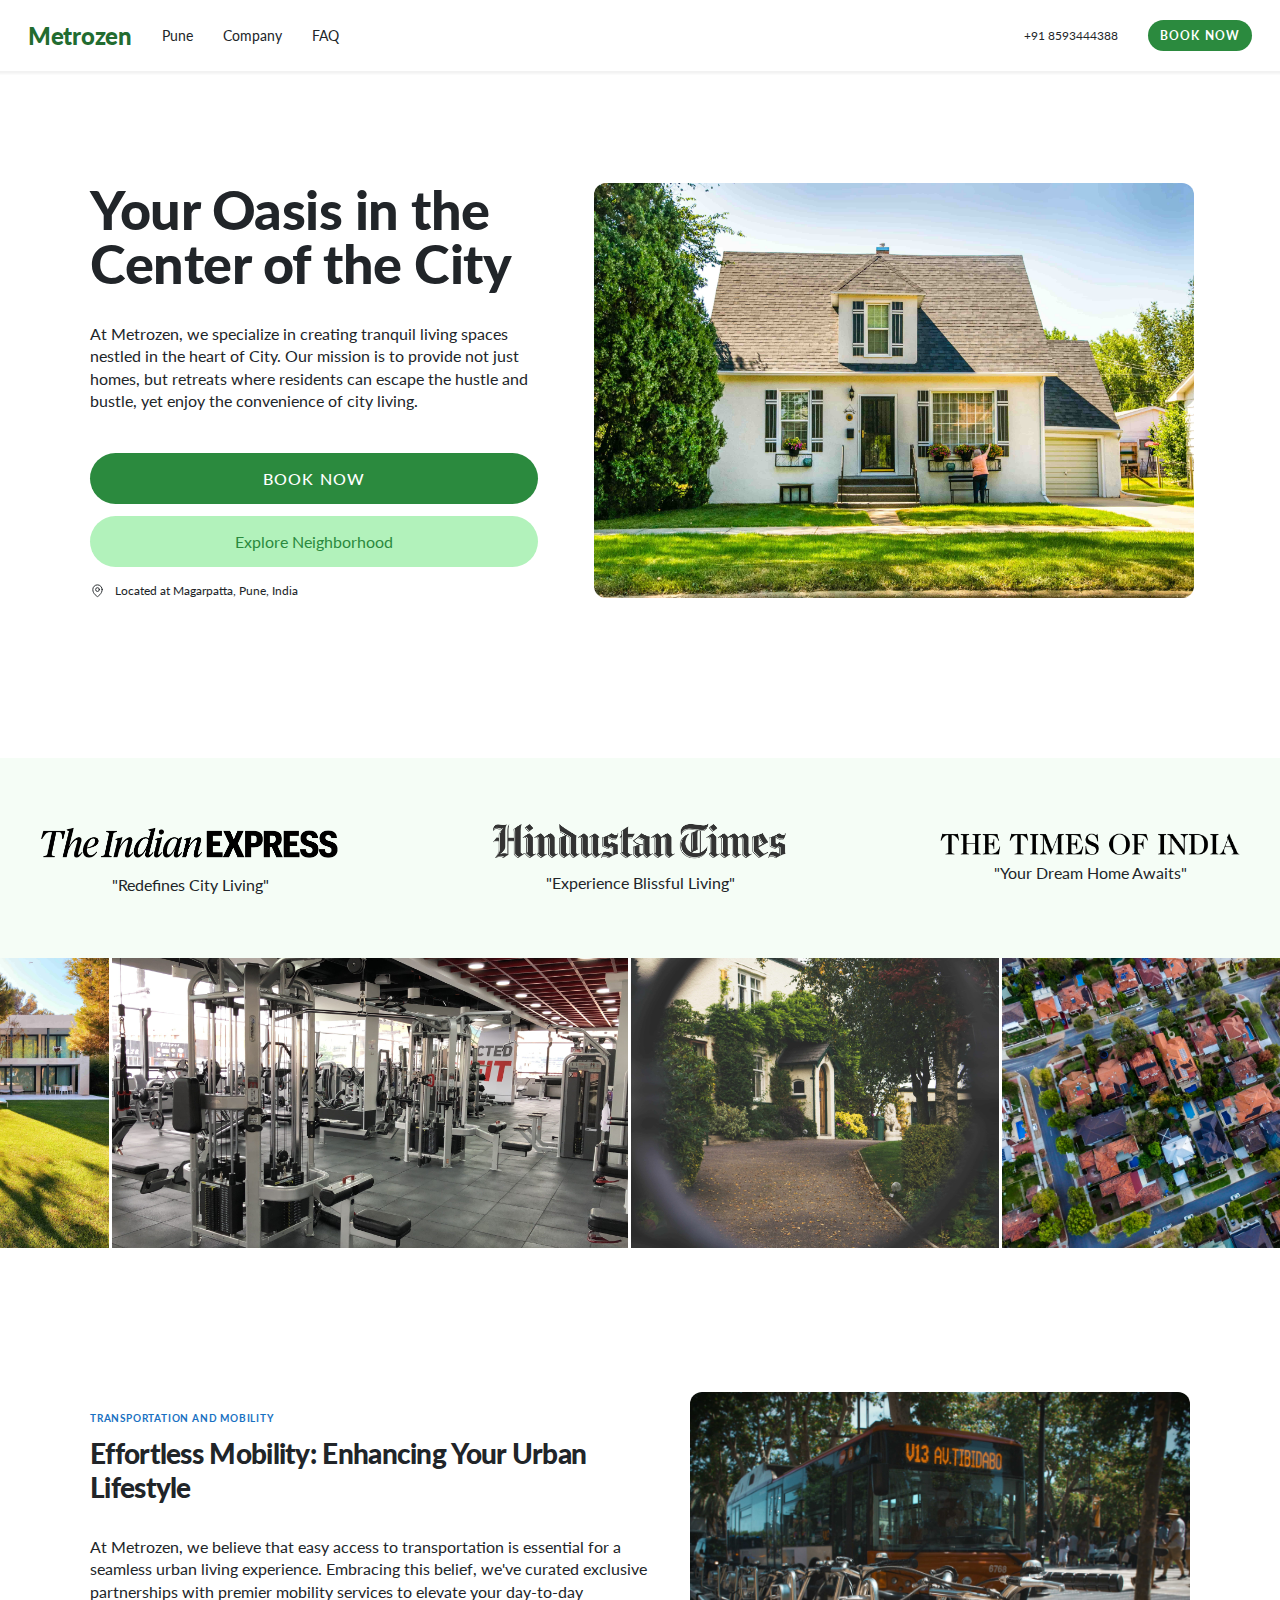
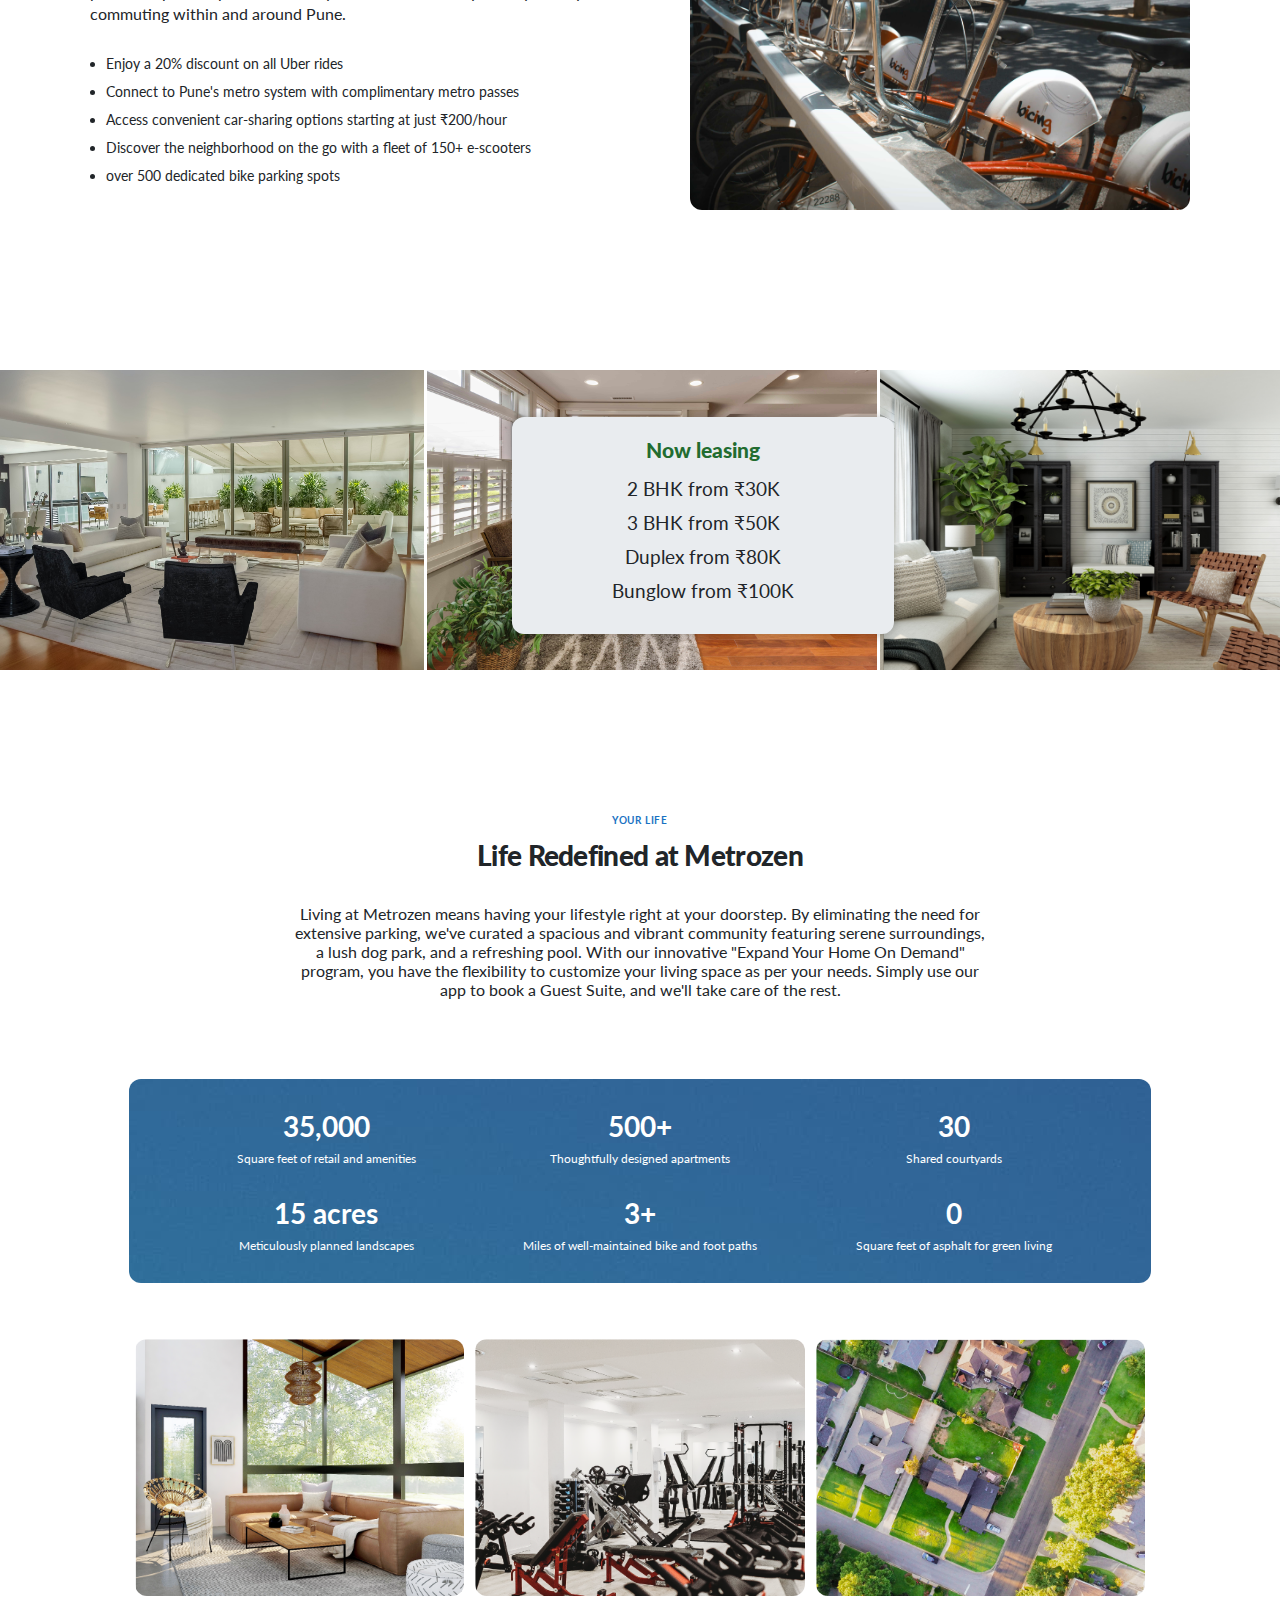
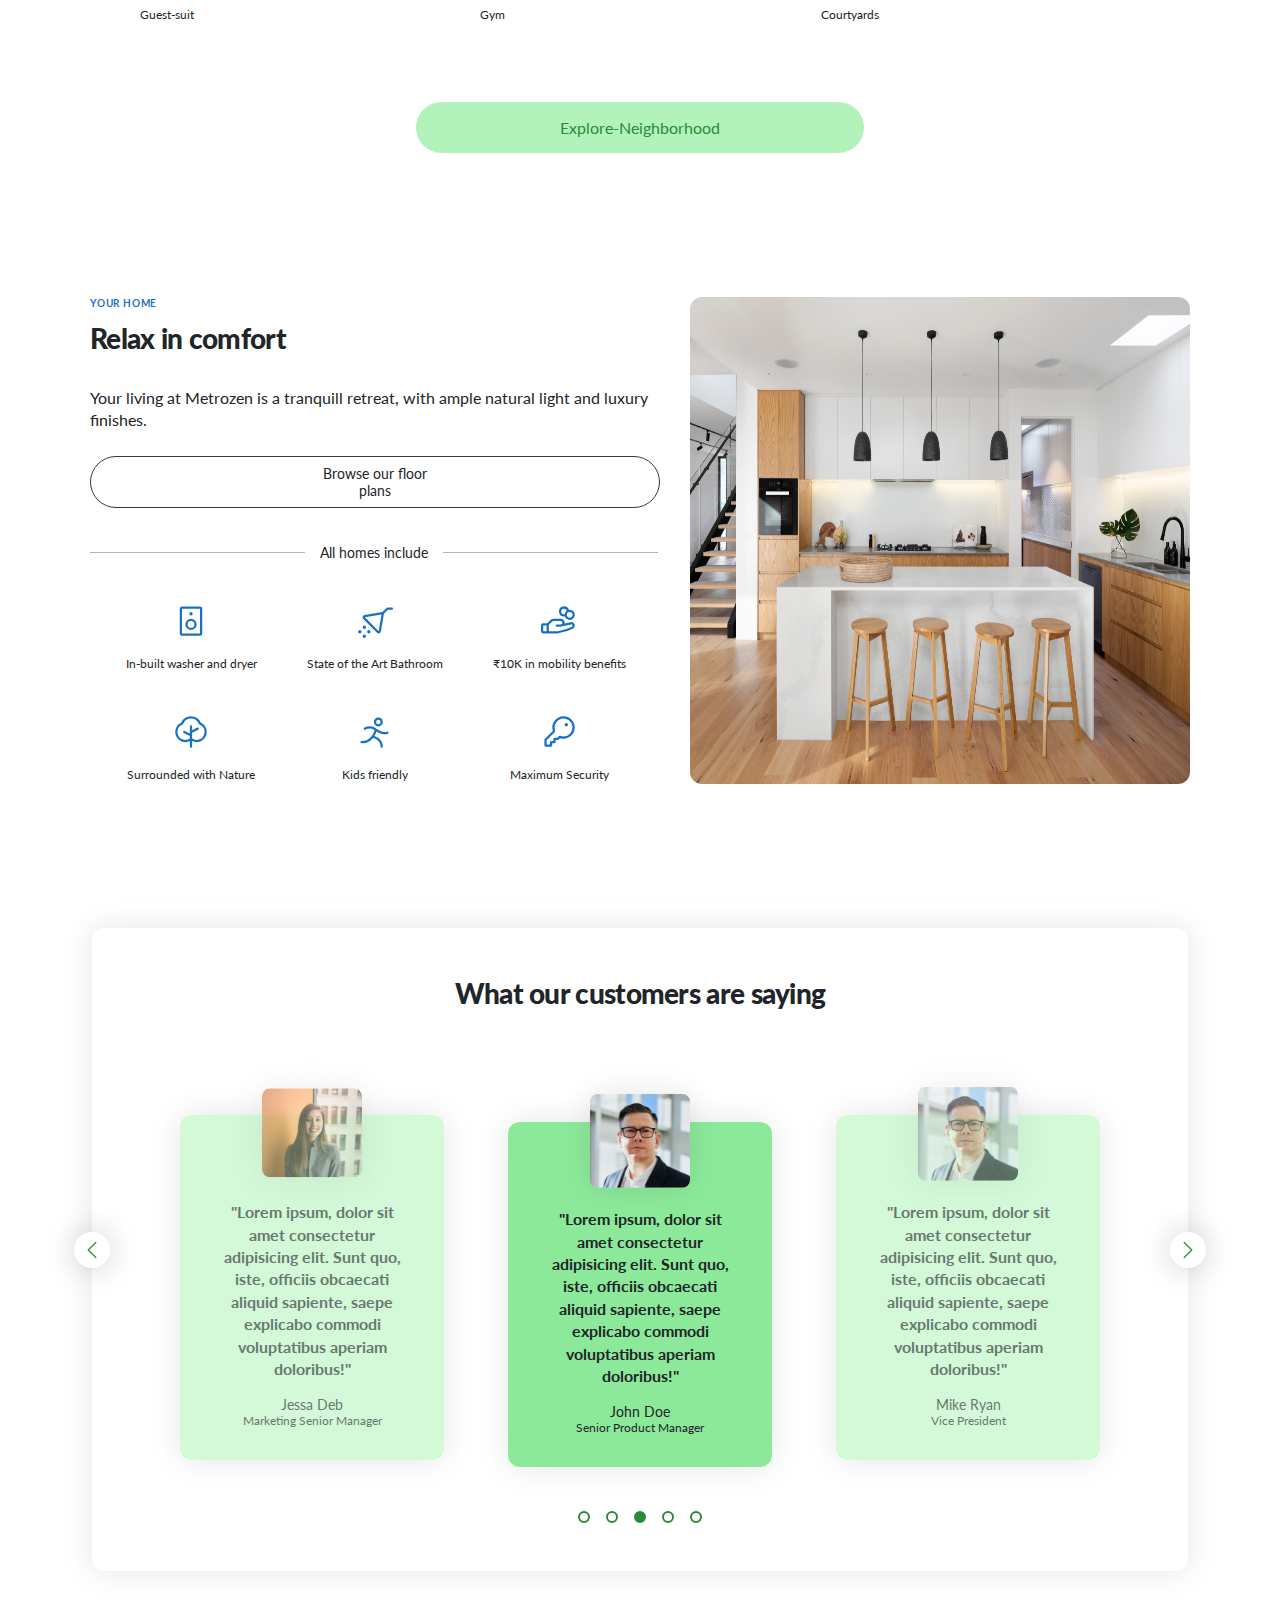
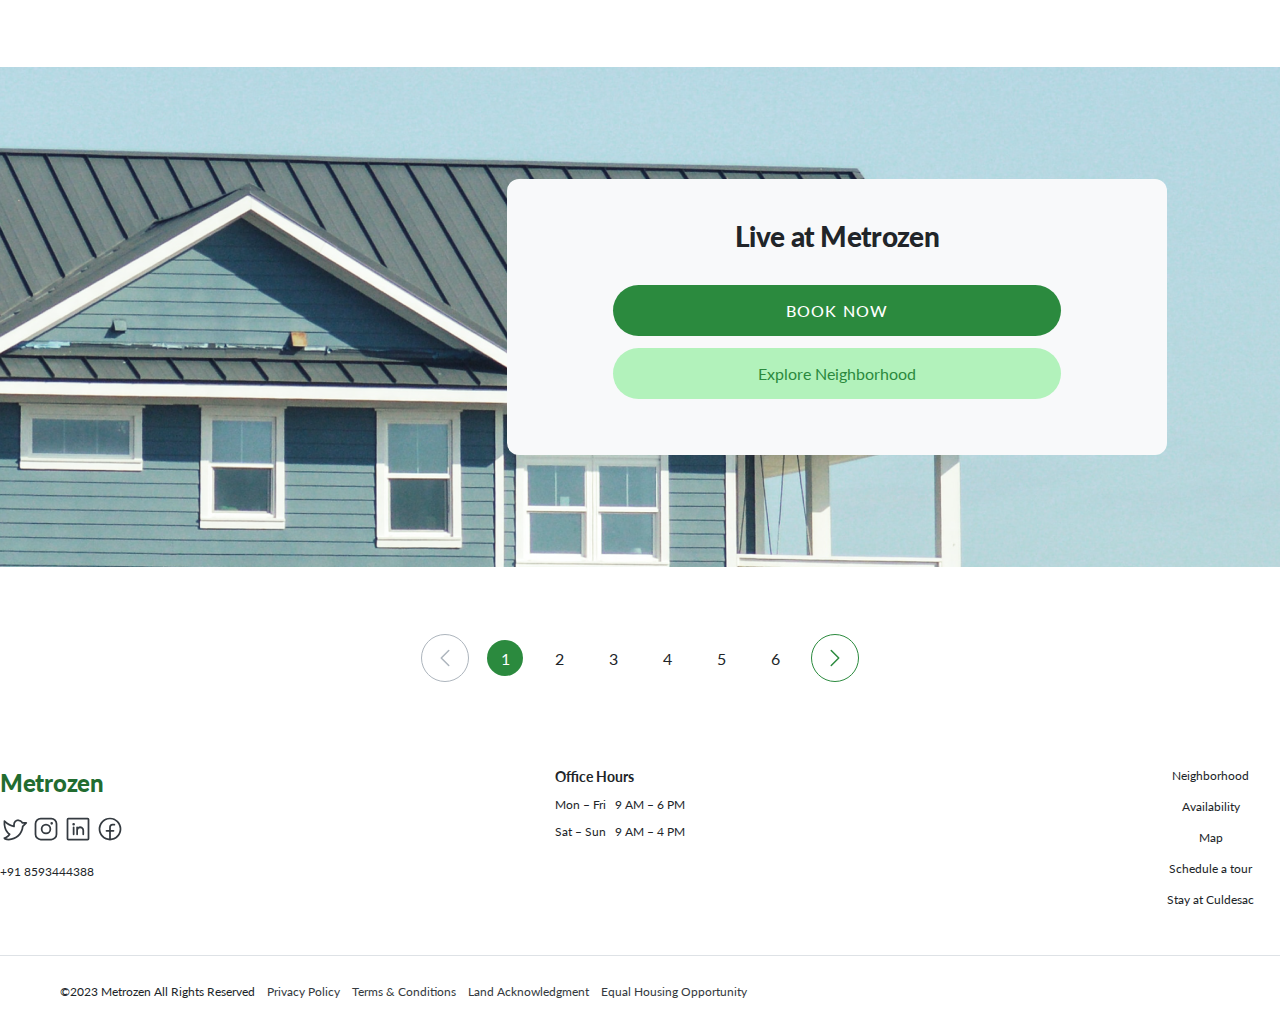
<file: index.html>
<!DOCTYPE html>
<html lang="en">
  <head>
    <meta charset="UTF-8" />

    <link rel="preconnect" href="https://fonts.googleapis.com" />
    <link rel="preconnect" href="https://fonts.gstatic.com" crossorigin />
    <link
      href="https://fonts.googleapis.com/css2?family=Inter:wght@300;400;700&family=Lato:wght@300;400;700;900&family=Quicksand:wght@300;400;500;600;700&display=swap"
      rel="stylesheet"
    />

    <link href="style.css" rel="stylesheet" />
    <meta name="viewport" content="width=device-width, initial-scale=1.0" />
    <title>Metrozen</title>
  </head>
  <body>
    <section class="navigation-section">
      <nav class="website-navigation">
        <a href="index.html" class="landing-page">Metrozen</a>
        <a href="#" class="nav1">Pune</a>
        <a href="#" class="nav1">Company</a>
        <a href="faq.html" class="nav1" target="_blank">FAQ</a>
      </nav>
      <nav class="contact-navigation">
        <a href="#" class="contact-number">+91 8593444388</a>
        <a href="hero.html" class="book-now-header">Book Now</a>
      </nav>
    </section>
    <section class="header-section">
      <div class="header-information">
        <h1>Your Oasis in the Center of the City</h1>
        <p class="header-text">
          At Metrozen, we specialize in creating tranquil living spaces nestled
          in the heart of City. Our mission is to provide not just homes, but
          retreats where residents can escape the hustle and bustle, yet enjoy
          the convenience of city living.
        </p>
        <div class="booking-action">
          <a href="#" class="book-now">Book Now</a>
          <a href="#" class="explore-neighborhood">Explore Neighborhood</a>
        </div>
        <div class="location-information">
          <svg
            xmlns="http://www.w3.org/2000/svg"
            fill="none"
            viewBox="0 0 24 24"
            stroke-width="1.5"
            stroke="currentColor"
            class="location-icon"
          >
            <path
              stroke-linecap="round"
              stroke-linejoin="round"
              d="M15 10.5a3 3 0 11-6 0 3 3 0 016 0z"
            />
            <path
              stroke-linecap="round"
              stroke-linejoin="round"
              d="M19.5 10.5c0 7.142-7.5 11.25-7.5 11.25S4.5 17.642 4.5 10.5a7.5 7.5 0 1115 0z"
            />
          </svg>

          Located at Magarpatta, Pune, India
        </div>
      </div>
      <img
        src="images/header-image.jpg"
        alt="city-image"
        class="header-image"
      />
    </section>
    <section class="media-section">
      <div class="media-bar">
        <div class="indian-express">
          <img src="images/The_Indian_Express_logo1.png" class="media-logo" />
          <p>"Redefines City Living"</p>
        </div>
        <div class="hindustan-times">
          <img src="images/Hindustan_Times_logo1.png" class="media-logo" />
          <p>"Experience Blissful Living"</p>
        </div>
        <div class="times-of-india">
          <img src="images/The_Times_of_India_logo.png" class="media-logo" />
          <p>"Your Dream Home Awaits"</p>
        </div>
      </div>
    </section>
    <section class="slider-section">
      <img src="images/slider-image-1.jpg" alt="house-image-1" />
      <img src="images/slider-image-2.jpg" alt="house-image-1" />
      <img src="images/slider-image-3.jpg" alt="house-image-1" />
      <img src="images/slider-image-4.jpg" alt="house-image-1" />
      <!-- <img src="images/slider-image-5.jpg" alt="house-image-1" /> -->
    </section>
    <section class="around-us-section">
      <div class="around-us-info">
        <p class="around-us-tag">Transportation and Mobility</p>
        <h3 class="around-us-header">
          Effortless Mobility: Enhancing Your Urban Lifestyle
        </h3>
        <p class="around-us-text">
          At Metrozen, we believe that easy access to transportation is
          essential for a seamless urban living experience. Embracing this
          belief, we've curated exclusive partnerships with premier mobility
          services to elevate your day-to-day commuting within and around Pune.
        </p>
        <ul class="around-us-list">
          <li class="mobility-list">Enjoy a 20% discount on all Uber rides</li>
          <li class="mobility-list">
            Connect to Pune's metro system with complimentary metro passes
          </li>
          <li class="mobility-list">
            Access convenient car-sharing options starting at just ₹200/hour
          </li>
          <li class="mobility-list">
            Discover the neighborhood on the go with a fleet of 150+ e-scooters
          </li>
          <li class="mobility-list">over 500 dedicated bike parking spots</li>
        </ul>
      </div>
      <img
        src="images/around-us-image.jpg"
        alt="metro"
        class="around-us-image"
      />
    </section>
    <section class="gallery-section">
      <div class="gallery-row">
        <div class="gallery-images">
          <img src="images/gallery-image-3.jpg" />
          <img src="images/gallery-image-1.jpg" />
          <img src="images/gallery-image-2.jpg" />
          <img src="images/gallery-image-4.jpg" />
          <!-- <img src="images/gallery-image-5.jpg" /> -->
        </div>
        <div class="gallery-info-box">
          <h4 class="pricing-header">Now leasing</h4>
          <p class="pricing">2 BHK from ₹30K</p>
          <p class="pricing">3 BHK from ₹50K</p>
          <p class="pricing">Duplex from ₹80K</p>
          <p class="pricing">Bunglow from ₹100K</p>
        </div>
      </div>
    </section>
    <section class="explore-section">
      <div class="explore-box">
        <p class="explore-section-tag">Your Life</p>
        <h3 class="explore-heading">Life Redefined at Metrozen</h3>
        <p class="explore-text">
          Living at Metrozen means having your lifestyle right at your doorstep.
          By eliminating the need for extensive parking, we've curated a
          spacious and vibrant community featuring serene surroundings, a lush
          dog park, and a refreshing pool. With our innovative "Expand Your Home
          On Demand" program, you have the flexibility to customize your living
          space as per your needs. Simply use our app to book a Guest Suite, and
          we'll take care of the rest.
        </p>
      </div>
      <div class="overview-box">
        <div class="overview-data">
          <p class="overview-data-header">35,000</p>
          <p class="overview-data-text">Square feet of retail and amenities</p>
        </div>
        <div class="overview-data">
          <p class="overview-data-header">500+</p>
          <p class="overview-data-text">Thoughtfully designed apartments</p>
        </div>
        <div class="overview-data">
          <p class="overview-data-header">30</p>
          <p class="overview-data-text">Shared courtyards</p>
        </div>
        <div class="overview-data">
          <p class="overview-data-header">15 acres</p>
          <p class="overview-data-text">Meticulously planned landscapes</p>
        </div>
        <div class="overview-data">
          <p class="overview-data-header">3+</p>
          <p class="overview-data-text">
            Miles of well-maintained bike and foot paths
          </p>
        </div>
        <div class="overview-data">
          <p class="overview-data-header">0</p>
          <p class="overview-data-text">
            Square feet of asphalt for green living
          </p>
        </div>
      </div>
      <div class="overview-images">
        <div>
          <img
            src="images/overview-image-1.png"
            alt="house-interior"
            class="overview-image"
          />
          <p>Guest-suit</p>
        </div>
        <div>
          <img
            src="images/overview-image-2.png"
            alt="gym"
            class="overview-image"
          />
          <p>Gym</p>
        </div>
        <div>
          <img
            src="images/overview-image-3.png"
            alt="neighborhood-from-top"
            class="overview-image"
          />
          <p>Courtyards</p>
        </div>
      </div>
      <a href="#" class="explore-neighborhood">Explore-Neighborhood</a>
    </section>
    <section class="features-section">
      <div class="features-information">
        <p class="features-section-tag">Your Home</p>
        <h3 class="features-header">Relax in comfort</h3>
        <p class="features-text">
          Your living at Metrozen is a tranquill retreat, with ample natural
          light and luxury finishes.
        </p>
        <a href="#" class="features-button">Browse our floor plans</a>
        <div class="title-box">
          <div class="horizontal-line"></div>
          <p class="features-title">All homes include</p>
          <div class="horizontal-line"></div>
        </div>
        <div class="features-grid">
          <div class="feature-grid-item">
            <svg
              xmlns="http://www.w3.org/2000/svg"
              width="48"
              height="48"
              fill="#000000"
              viewBox="0 0 256 256"
              class="feature-icon"
            >
              <path
                d="M192,24H64A16,16,0,0,0,48,40V216a16,16,0,0,0,16,16H192a16,16,0,0,0,16-16V40A16,16,0,0,0,192,24Zm0,192H64V40H192ZM116,76a12,12,0,1,1,12,12A12,12,0,0,1,116,76Zm12,116a40,40,0,1,0-40-40A40,40,0,0,0,128,192Zm0-64a24,24,0,1,1-24,24A24,24,0,0,1,128,128Z"
              ></path>
            </svg>
            <p>In-built washer and dryer</p>
          </div>
          <div class="feature-grid-item">
            <svg
              xmlns="http://www.w3.org/2000/svg"
              width="48"
              height="48"
              fill="#000000"
              viewBox="0 0 256 256"
              class="feature-icon"
            >
              <path
                d="M64,236a12,12,0,1,1-12-12A12,12,0,0,1,64,236Zm20-44a12,12,0,1,0,12,12A12,12,0,0,0,84,192Zm-64,0a12,12,0,1,0,12,12A12,12,0,0,0,20,192Zm32-32a12,12,0,1,0,12,12A12,12,0,0,0,52,160ZM256,40a8,8,0,0,1-8,8H219.31L191.46,75.86,169.8,202.65a16,16,0,0,1-27.09,8.66l-98-98a16,16,0,0,1,8.69-27.1L180.14,64.54,208,36.69A15.86,15.86,0,0,1,219.31,32H248A8,8,0,0,1,256,40ZM174.21,81.79,56,102l98,98Z"
              ></path>
            </svg>
            <p>State of the Art Bathroom</p>
          </div>
          <div class="feature-grid-item">
            <svg
              xmlns="http://www.w3.org/2000/svg"
              width="48"
              height="48"
              fill="#000000"
              viewBox="0 0 256 256"
              class="feature-icon"
            >
              <path
                d="M230.33,141.06a24.43,24.43,0,0,0-21.24-4.23l-41.84,9.62A28,28,0,0,0,140,112H89.94a31.82,31.82,0,0,0-22.63,9.37L44.69,144H16A16,16,0,0,0,0,160v40a16,16,0,0,0,16,16H120a7.93,7.93,0,0,0,1.94-.24l64-16a6.94,6.94,0,0,0,1.19-.4L226,182.82l.44-.2a24.6,24.6,0,0,0,3.93-41.56ZM16,160H40v40H16Zm203.43,8.21-38,16.18L119,200H56V155.31l22.63-22.62A15.86,15.86,0,0,1,89.94,128H140a12,12,0,0,1,0,24H112a8,8,0,0,0,0,16h32a8.32,8.32,0,0,0,1.79-.2l67-15.41.31-.08a8.6,8.6,0,0,1,6.3,15.9ZM164,96a36,36,0,0,0,5.9-.48,36,36,0,1,0,28.22-47A36,36,0,1,0,164,96Zm60-12a20,20,0,1,1-20-20A20,20,0,0,1,224,84ZM164,40a20,20,0,0,1,19.25,14.61,36,36,0,0,0-15,24.93A20.42,20.42,0,0,1,164,80a20,20,0,0,1,0-40Z"
              ></path>
            </svg>
            <p>₹10K in mobility benefits</p>
          </div>
          <div class="feature-grid-item">
            <svg
              xmlns="http://www.w3.org/2000/svg"
              width="48"
              height="48"
              fill="#000000"
              viewBox="0 0 256 256"
              class="feature-icon"
            >
              <path
                d="M198.1,62.6a76,76,0,0,0-140.2,0A72.27,72.27,0,0,0,16,127.8C15.89,166.62,47.36,199,86.14,200A71.68,71.68,0,0,0,120,192.49V232a8,8,0,0,0,16,0V192.49A71.45,71.45,0,0,0,168,200l1.86,0c38.78-1,70.25-33.36,70.14-72.18A72.26,72.26,0,0,0,198.1,62.6ZM169.45,184a55.61,55.61,0,0,1-32.52-9.4q-.47-.3-.93-.57V132.94l43.58-21.78a8,8,0,1,0-7.16-14.32L136,115.06V88a8,8,0,0,0-16,0v51.06L83.58,120.84a8,8,0,1,0-7.16,14.32L120,156.94V174q-.47.27-.93.57A55.7,55.7,0,0,1,86.55,184a56,56,0,0,1-22-106.86,15.9,15.9,0,0,0,8.05-8.33,60,60,0,0,1,110.7,0,15.9,15.9,0,0,0,8.05,8.33,56,56,0,0,1-22,106.86Z"
              ></path>
            </svg>
            <p>Surrounded with Nature</p>
          </div>
          <div class="feature-grid-item">
            <svg
              xmlns="http://www.w3.org/2000/svg"
              width="48"
              height="48"
              fill="#000000"
              viewBox="0 0 256 256"
              class="feature-icon"
            >
              <path
                d="M152,88a32,32,0,1,0-32-32A32,32,0,0,0,152,88Zm0-48a16,16,0,1,1-16,16A16,16,0,0,1,152,40Zm67.31,100.68c-.61.28-7.49,3.28-19.67,3.28-13.85,0-34.55-3.88-60.69-20a169.31,169.31,0,0,1-15.41,32.34,104.29,104.29,0,0,1,31.31,15.81C173.92,186.65,184,207.35,184,232a8,8,0,0,1-16,0c0-41.7-34.69-56.71-54.14-61.85-.55.7-1.12,1.41-1.69,2.1-19.64,23.8-44.25,36.18-71.63,36.18A92.29,92.29,0,0,1,31.2,208,8,8,0,0,1,32.8,192c25.92,2.58,48.47-7.49,67-30,12.49-15.14,21-33.61,25.25-47C86.13,92.35,61.27,111.63,61,111.84A8,8,0,1,1,51,99.36c1.5-1.2,37.22-29,89.51,6.57,45.47,30.91,71.93,20.31,72.18,20.19a8,8,0,1,1,6.63,14.56Z"
              ></path>
            </svg>
            <p>Kids friendly</p>
          </div>
          <div class="feature-grid-item">
            <svg
              xmlns="http://www.w3.org/2000/svg"
              width="48"
              height="48"
              fill="#000000"
              viewBox="0 0 256 256"
              class="feature-icon"
            >
              <path
                d="M160,16A80.07,80.07,0,0,0,83.91,120.78L26.34,178.34A8,8,0,0,0,24,184v40a8,8,0,0,0,8,8H72a8,8,0,0,0,8-8V208H96a8,8,0,0,0,8-8V184h16a8,8,0,0,0,5.66-2.34l9.56-9.57A80,80,0,1,0,160,16Zm0,144a63.7,63.7,0,0,1-23.65-4.51,8,8,0,0,0-8.84,1.68L116.69,168H96a8,8,0,0,0-8,8v16H72a8,8,0,0,0-8,8v16H40V187.31l58.83-58.82a8,8,0,0,0,1.68-8.84A64,64,0,1,1,160,160Zm32-84a12,12,0,1,1-12-12A12,12,0,0,1,192,76Z"
              ></path>
            </svg>
            <p>Maximum Security</p>
          </div>
        </div>
      </div>
      <img
        src="images/features-image.jpg"
        alt="kitchen"
        class="features-image"
      />
    </section>
    <section class="testimonial">
      <h3 class="testimonial-header">What our customers are saying</h3>

      <blockquote class="testimonial-box">
        <div class="box">
          <img
            src="images/Testimonial-image-2.png"
            alt="potrait of a person"
            class="testimonial-image"
          />
          <p class="testimonial-text">
            "Lorem ipsum, dolor sit amet consectetur adipisicing elit. Sunt quo,
            iste, officiis obcaecati aliquid sapiente, saepe explicabo commodi
            voluptatibus aperiam doloribus!"
          </p>
          <div class="author">
            <p class="testimonial-author">Jessa Deb</p>
            <p class="testimonial-job">Marketing Senior Manager</p>
          </div>
        </div>
      </blockquote>
      <blockquote class="testimonial-box open">
        <div class="box">
          <img
            src="images/Testimonial-image-1.png"
            alt="potrait of a person"
            class="testimonial-image"
          />
          <p class="testimonial-text">
            "Lorem ipsum, dolor sit amet consectetur adipisicing elit. Sunt quo,
            iste, officiis obcaecati aliquid sapiente, saepe explicabo commodi
            voluptatibus aperiam doloribus!"
          </p>
          <div class="author">
            <p class="testimonial-author">John Doe</p>
            <p class="testimonial-job">Senior Product Manager</p>
          </div>
        </div>
      </blockquote>
      <blockquote class="testimonial-box">
        <div class="box">
          <img
            src="images/Testimonial-image-1.png"
            alt="potrait of a person"
            class="testimonial-image"
          />
          <p class="testimonial-text">
            "Lorem ipsum, dolor sit amet consectetur adipisicing elit. Sunt quo,
            iste, officiis obcaecati aliquid sapiente, saepe explicabo commodi
            voluptatibus aperiam doloribus!"
          </p>
          <div class="author">
            <p class="testimonial-author">Mike Ryan</p>
            <p class="testimonial-job">Vice President</p>
          </div>
        </div>
      </blockquote>
      <div class="button">
        <button class="btn btn--right">
          <svg
            xmlns="http://www.w3.org/2000/svg"
            fill="none"
            viewBox="0 0 24 24"
            stroke-width="1.5"
            stroke="currentColor"
            class="btn-left"
          >
            <path
              stroke-linecap="round"
              stroke-linejoin="round"
              d="M8.25 4.5l7.5 7.5-7.5 7.5"
            />
          </svg>
        </button>
        <button class="btn btn--left">
          <svg
            xmlns="http://www.w3.org/2000/svg"
            fill="none"
            viewBox="0 0 24 24"
            stroke-width="1.5"
            stroke="currentColor"
            class="btn-right"
          >
            <path
              stroke-linecap="round"
              stroke-linejoin="round"
              d="M15.75 19.5L8.25 12l7.5-7.5"
            />
          </svg>
        </button>
      </div>
      <div class="testimonial-buttons">
        <button class="testimonial-btn">&nbsp;</button>
        <button class="testimonial-btn">&nbsp;</button>
        <button class="testimonial-btn filled">&nbsp;</button>
        <button class="testimonial-btn">&nbsp;</button>
        <button class="testimonial-btn">&nbsp;</button>
      </div>
    </section>
    <section class="call-to-action-section">
      <div class="action-image">
        <img
          src="images/call-to-action-image.png"
          alt="House-bluesky"
          class="bg-image"
        />
        <div class="call-to-action-box">
          <h3>Live at Metrozen</h3>
          <div class="booking-action">
            <a href="#" class="book-now">Book Now</a>
            <a href="#" class="explore-neighborhood">Explore Neighborhood</a>
          </div>
        </div>
      </div>
    </section>
    <div class="pagination">
      <button class="btn1 btn1--nonactive">
        <svg
          xmlns="http://www.w3.org/2000/svg"
          fill="none"
          viewBox="0 0 24 24"
          stroke-width="1.5"
          stroke="currentColor"
          class="btn-icon1"
        >
          <path
            stroke-linecap="round"
            stroke-linejoin="round"
            d="M15.75 19.5L8.25 12l7.5-7.5"
          />
        </svg>
      </button>
      <a href="#" class="page-link page-link--live">1</a>
      <a href="#" class="page-link">2</a>
      <a href="#" class="page-link">3</a>
      <a href="#" class="page-link">4</a>
      <a href="#" class="page-link">5</a>
      <a href="#" class="page-link">6</a>
      <button class="btn1">
        <svg
          xmlns="http://www.w3.org/2000/svg"
          fill="none"
          viewBox="0 0 24 24"
          stroke-width="1.5"
          stroke="currentColor"
          class="btn-icon1"
        >
          <path
            stroke-linecap="round"
            stroke-linejoin="round"
            d="M8.25 4.5l7.5 7.5-7.5 7.5"
          />
        </svg>
      </button>
    </div>
    <footer class="footer-section">
      <div class="footer-navigation">
        <div class="footer-social-navigation">
          <a href="index.html" class="landing-page" class="footer-logo"
            >Metrozen</a
          >
          <div class="footer-social-media">
            <a
              href="https://twitter.com/home?lang=en"
              class="twitter"
              target="_blank"
              ><svg
                xmlns="http://www.w3.org/2000/svg"
                width="48"
                height="48"
                fill="#000000"
                viewBox="0 0 256 256"
                class="social-icon"
              >
                <path
                  d="M247.39,68.94A8,8,0,0,0,240,64H209.57A48.66,48.66,0,0,0,168.1,40a46.91,46.91,0,0,0-33.75,13.7A47.9,47.9,0,0,0,120,88v6.09C79.74,83.47,46.81,50.72,46.46,50.37a8,8,0,0,0-13.65,4.92c-4.31,47.79,9.57,79.77,22,98.18a110.93,110.93,0,0,0,21.88,24.2c-15.23,17.53-39.21,26.74-39.47,26.84a8,8,0,0,0-3.85,11.93c.75,1.12,3.75,5.05,11.08,8.72C53.51,229.7,65.48,232,80,232c70.67,0,129.72-54.42,135.75-124.44l29.91-29.9A8,8,0,0,0,247.39,68.94Zm-45,29.41a8,8,0,0,0-2.32,5.14C196,166.58,143.28,216,80,216c-10.56,0-18-1.4-23.22-3.08,11.51-6.25,27.56-17,37.88-32.48A8,8,0,0,0,92,169.08c-.47-.27-43.91-26.34-44-96,16,13,45.25,33.17,78.67,38.79A8,8,0,0,0,136,104V88a32,32,0,0,1,9.6-22.92A30.94,30.94,0,0,1,167.9,56c12.66.16,24.49,7.88,29.44,19.21A8,8,0,0,0,204.67,80h16Z"
                ></path>
              </svg>
            </a>
            <a
              href="https://www.instagram.com/"
              class="Instagram"
              target="_blank"
              ><svg
                xmlns="http://www.w3.org/2000/svg"
                width="48"
                height="48"
                fill="#000000"
                viewBox="0 0 256 256"
                class="social-icon"
              >
                <path
                  d="M128,80a48,48,0,1,0,48,48A48.05,48.05,0,0,0,128,80Zm0,80a32,32,0,1,1,32-32A32,32,0,0,1,128,160ZM176,24H80A56.06,56.06,0,0,0,24,80v96a56.06,56.06,0,0,0,56,56h96a56.06,56.06,0,0,0,56-56V80A56.06,56.06,0,0,0,176,24Zm40,152a40,40,0,0,1-40,40H80a40,40,0,0,1-40-40V80A40,40,0,0,1,80,40h96a40,40,0,0,1,40,40ZM192,76a12,12,0,1,1-12-12A12,12,0,0,1,192,76Z"
                ></path>
              </svg>
            </a>
            <a
              href="https://www.linkedin.com/feed/"
              class="LinkedIn"
              target="_blank"
              ><svg
                xmlns="http://www.w3.org/2000/svg"
                width="48"
                height="48"
                fill="#000000"
                viewBox="0 0 256 256"
                class="social-icon"
              >
                <path
                  d="M216,24H40A16,16,0,0,0,24,40V216a16,16,0,0,0,16,16H216a16,16,0,0,0,16-16V40A16,16,0,0,0,216,24Zm0,192H40V40H216V216ZM96,112v64a8,8,0,0,1-16,0V112a8,8,0,0,1,16,0Zm88,28v36a8,8,0,0,1-16,0V140a20,20,0,0,0-40,0v36a8,8,0,0,1-16,0V112a8,8,0,0,1,15.79-1.78A36,36,0,0,1,184,140ZM100,84A12,12,0,1,1,88,72,12,12,0,0,1,100,84Z"
                ></path>
              </svg>
            </a>
            <a
              href="https://www.facebook.com/campaign/landing.php?campaign_id=14884913640&extra_1=s%7Cc%7C589460569657%7Cb%7Cfacebok%7C&placement=&creative=589460569657&keyword=facebok&partner_id=googlesem&extra_2=campaignid%3D14884913640%26adgroupid%3D128696221112%26matchtype%3Db%26network%3Dg%26source%3Dnotmobile%26search_or_content%3Ds%26device%3Dc%26devicemodel%3D%26adposition%3D%26target%3D%26targetid%3Dkwd-1386806369%26loc_physical_ms%3D9062114%26loc_interest_ms%3D%26feeditemid%3D%26param1%3D%26param2%3D&gclid=Cj0KCQjwvL-oBhCxARIsAHkOiu2mP8Q96wPuOdHMLa72MH7Jkgo-wivp5o0wLIGtZ5nJSj5e9U7gB2caAoTqEALw_wcB"
              class="Facebook"
              target="_blank"
              ><svg
                xmlns="http://www.w3.org/2000/svg"
                width="48"
                height="48"
                fill="#000000"
                viewBox="0 0 256 256"
                class="social-icon"
              >
                <path
                  d="M128,24A104,104,0,1,0,232,128,104.11,104.11,0,0,0,128,24Zm8,191.63V152h24a8,8,0,0,0,0-16H136V112a16,16,0,0,1,16-16h16a8,8,0,0,0,0-16H152a32,32,0,0,0-32,32v24H96a8,8,0,0,0,0,16h24v63.63a88,88,0,1,1,16,0Z"
                ></path>
              </svg>
            </a>
          </div>
          <a href="#" class="contact-number">+91 8593444388</a>
        </div>
        <div class="office-hours">
          <h4>Office Hours</h4>
          <p>Mon – Fri 9 AM – 6 PM</p>
          <p>Sat – Sun 9 AM – 4 PM</p>
        </div>
        <div class="footer-pages-navigation">
          <div class="Pune">
            <a href="#" class="pune-nav">Neighborhood</a>
            <a href="#" class="pune-nav">Availability</a>
            <a href="#" class="pune-nav">Map</a>
            <a href="#" class="pune-nav">Schedule a tour</a>
            <a href="#" class="pune-nav">Stay at Culdesac</a>
          </div>
          <div class="company">
            <a href="#" class="company-nav">About Us</a>
            <a href="#" class="company-nav">Merch</a>
            <a href="#" class="company-nav">Blog</a>
            <a href="#" class="company-nav">Careers</a>
          </div>
        </div>
      </div>
      <div class="footer-line"></div>
      <div class="footer-copyright">
        <p>©2023 Metrozen All Rights Reserved</p>
        <a href="#" class="footer-link">Privacy Policy</a>
        <a href="#" class="footer-link">Terms & Conditions</a>
        <a href="#" class="footer-link">Land Acknowledgment</a>
        <a href="#" class="footer-link">Equal Housing Opportunity</a>
      </div>
    </footer>
  </body>
</html>
</file>
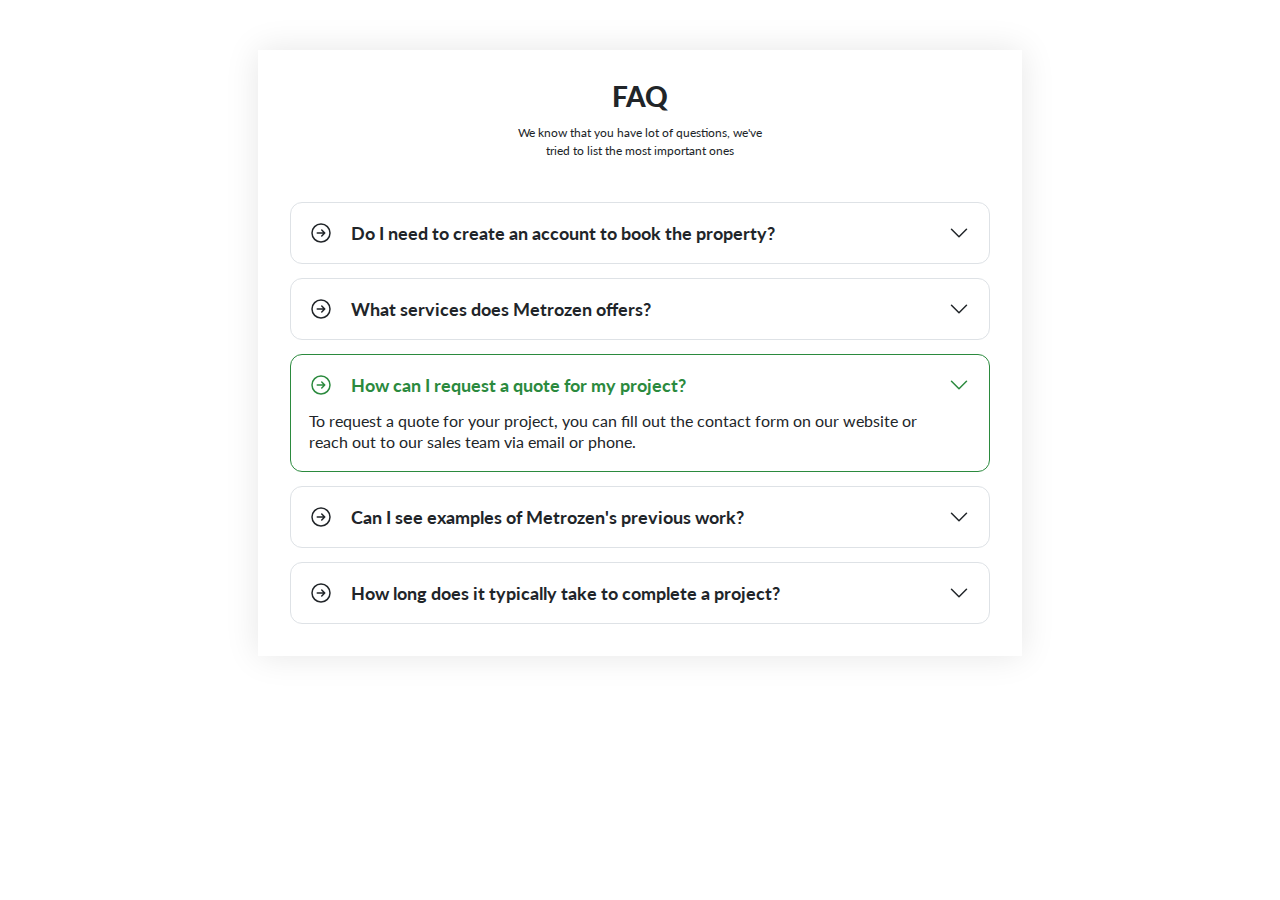
<file: faq.html>
<!DOCTYPE html>
<html lang="en">
  <head>
    <meta charset="UTF-8" />
    <meta name="viewport" content="width=device-width, initial-scale=1.0" />
    <link
      href="https://fonts.googleapis.com/css2?family=Inter:wght@300;400;700&family=Lato:wght@300;400;700;900&family=Quicksand:wght@300;400;500;600;700&display=swap"
      rel="stylesheet"
    />
    <title>Metrozen FAQ</title>
    <style>
      * {
        padding: 0;
        margin: 0;
      }
      body {
        font-family: "Lato", sans-serif;
        color: #212529;
        line-height: 1;
      }

      .container {
        width: 700px;
        margin: 50px auto;
        box-shadow: 0 0 32px rgba(0, 0, 0, 0.1);
        padding: 32px;
      }

      .header {
        display: flex;
        flex-direction: column;
        align-items: center;
        gap: 14px;
        margin-bottom: 42px;
      }

      .header p {
        font-size: 12px;
        width: 270px;
        text-align: center;
        line-height: 1.5;
      }

      h2 {
        font-size: 28px;
        font-weight: 900;
      }

      .Accordian {
        display: flex;
        flex-direction: column;
        gap: 14px;
      }

      .item {
        display: grid;
        grid-template-columns: auto 1fr auto;
        align-items: center;
        column-gap: 18px;
        row-gap: 14px;
        padding: 18px;
        border: 0.8px solid #dee2e6;
        border-radius: 12px;
      }
      .question-icon {
        width: 24px;
        height: 24px;
        /* stroke: #2b8a3e; */
      }
      .question {
        font-size: 18px;
        font-weight: 700;
        /* color: #2b8a3e; */
      }
      .expand-icon {
        width: 24px;
        height: 24px;
        /* stroke: #2b8a3e; */
      }
      .hidden-text {
        grid-column: 1 / 3;
        line-height: 1.3;
        display: none;
      }
      .open .hidden-text {
        display: block;
      }

      .open {
        border: 1px solid #2b8a3e;
      }

      .open .question-icon {
        stroke: #2b8a3e;
      }
      .open .question {
        color: #2b8a3e;
      }

      .open .expand-icon {
        stroke: #2b8a3e;
      }
    </style>
  </head>
  <body>
    <div class="container">
      <div class="header">
        <h2>FAQ</h2>
        <p>
          We know that you have lot of questions, we've tried to list the most
          important ones
        </p>
      </div>
      <div class="Accordian">
        <div class="item">
          <svg
            xmlns="http://www.w3.org/2000/svg"
            fill="none"
            viewBox="0 0 24 24"
            stroke-width="1.5"
            stroke="currentColor"
            class="question-icon"
          >
            <path
              stroke-linecap="round"
              stroke-linejoin="round"
              d="M12.75 15l3-3m0 0l-3-3m3 3h-7.5M21 12a9 9 0 11-18 0 9 9 0 0118 0z"
            />
          </svg>

          <p class="question">
            Do I need to create an account to book the property?
          </p>
          <svg
            xmlns="http://www.w3.org/2000/svg"
            fill="none"
            viewBox="0 0 24 24"
            stroke-width="1.5"
            stroke="currentColor"
            class="expand-icon"
          >
            <path
              stroke-linecap="round"
              stroke-linejoin="round"
              d="M19.5 8.25l-7.5 7.5-7.5-7.5"
            />
          </svg>

          <p class="hidden-text">
            Lorem ipsum, dolor sit amet consectetur adipisicing elit. Fugiat,
            eos. Est, ad, omnis culpa mollitia eaque officia optio provident
            officiis alias exercitationem quis voluptatem.
          </p>
        </div>
        <div class="item">
          <svg
            xmlns="http://www.w3.org/2000/svg"
            fill="none"
            viewBox="0 0 24 24"
            stroke-width="1.5"
            stroke="currentColor"
            class="question-icon"
          >
            <path
              stroke-linecap="round"
              stroke-linejoin="round"
              d="M12.75 15l3-3m0 0l-3-3m3 3h-7.5M21 12a9 9 0 11-18 0 9 9 0 0118 0z"
            />
          </svg>

          <p class="question">What services does Metrozen offers?</p>
          <svg
            xmlns="http://www.w3.org/2000/svg"
            fill="none"
            viewBox="0 0 24 24"
            stroke-width="1.5"
            stroke="currentColor"
            class="expand-icon"
          >
            <path
              stroke-linecap="round"
              stroke-linejoin="round"
              d="M19.5 8.25l-7.5 7.5-7.5-7.5"
            />
          </svg>

          <p class="hidden-text">
            Lorem ipsum dolor, sit amet consectetur adipisicing elit. Fugit
            magni fugiat inventore officia dolorum, harum sed at hic consequatur
            quod sequi nostrum nulla voluptatibus, commodi provident assumenda
            voluptate maxime optio.
          </p>
        </div>
        <div class="item open">
          <svg
            xmlns="http://www.w3.org/2000/svg"
            fill="none"
            viewBox="0 0 24 24"
            stroke-width="1.5"
            stroke="currentColor"
            class="question-icon"
          >
            <path
              stroke-linecap="round"
              stroke-linejoin="round"
              d="M12.75 15l3-3m0 0l-3-3m3 3h-7.5M21 12a9 9 0 11-18 0 9 9 0 0118 0z"
            />
          </svg>

          <p class="question">How can I request a quote for my project?</p>
          <svg
            xmlns="http://www.w3.org/2000/svg"
            fill="none"
            viewBox="0 0 24 24"
            stroke-width="1.5"
            stroke="currentColor"
            class="expand-icon"
          >
            <path
              stroke-linecap="round"
              stroke-linejoin="round"
              d="M19.5 8.25l-7.5 7.5-7.5-7.5"
            />
          </svg>

          <p class="hidden-text">
            To request a quote for your project, you can fill out the contact
            form on our website or reach out to our sales team via email or
            phone.
          </p>
        </div>
        <div class="item">
          <svg
            xmlns="http://www.w3.org/2000/svg"
            fill="none"
            viewBox="0 0 24 24"
            stroke-width="1.5"
            stroke="currentColor"
            class="question-icon"
          >
            <path
              stroke-linecap="round"
              stroke-linejoin="round"
              d="M12.75 15l3-3m0 0l-3-3m3 3h-7.5M21 12a9 9 0 11-18 0 9 9 0 0118 0z"
            />
          </svg>

          <p class="question">
            Can I see examples of Metrozen's previous work?
          </p>
          <svg
            xmlns="http://www.w3.org/2000/svg"
            fill="none"
            viewBox="0 0 24 24"
            stroke-width="1.5"
            stroke="currentColor"
            class="expand-icon"
          >
            <path
              stroke-linecap="round"
              stroke-linejoin="round"
              d="M19.5 8.25l-7.5 7.5-7.5-7.5"
            />
          </svg>

          <p class="hidden-text">
            Yes, we have a portfolio section on our website where you can view
            some of our previous projects and get an idea of the quality of our
            work.
          </p>
        </div>
        <div class="item">
          <svg
            xmlns="http://www.w3.org/2000/svg"
            fill="none"
            viewBox="0 0 24 24"
            stroke-width="1.5"
            stroke="currentColor"
            class="question-icon"
          >
            <path
              stroke-linecap="round"
              stroke-linejoin="round"
              d="M12.75 15l3-3m0 0l-3-3m3 3h-7.5M21 12a9 9 0 11-18 0 9 9 0 0118 0z"
            />
          </svg>

          <p class="question">
            How long does it typically take to complete a project?
          </p>
          <svg
            xmlns="http://www.w3.org/2000/svg"
            fill="none"
            viewBox="0 0 24 24"
            stroke-width="1.5"
            stroke="currentColor"
            class="expand-icon"
          >
            <path
              stroke-linecap="round"
              stroke-linejoin="round"
              d="M19.5 8.25l-7.5 7.5-7.5-7.5"
            />
          </svg>

          <p class="hidden-text">
            Project timelines can vary based on the complexity and requirements.
            We work closely with clients to establish realistic timelines and
            strive to deliver projects within agreed-upon deadlines.
          </p>
        </div>
      </div>
    </div>
  </body>
</html>
</file>
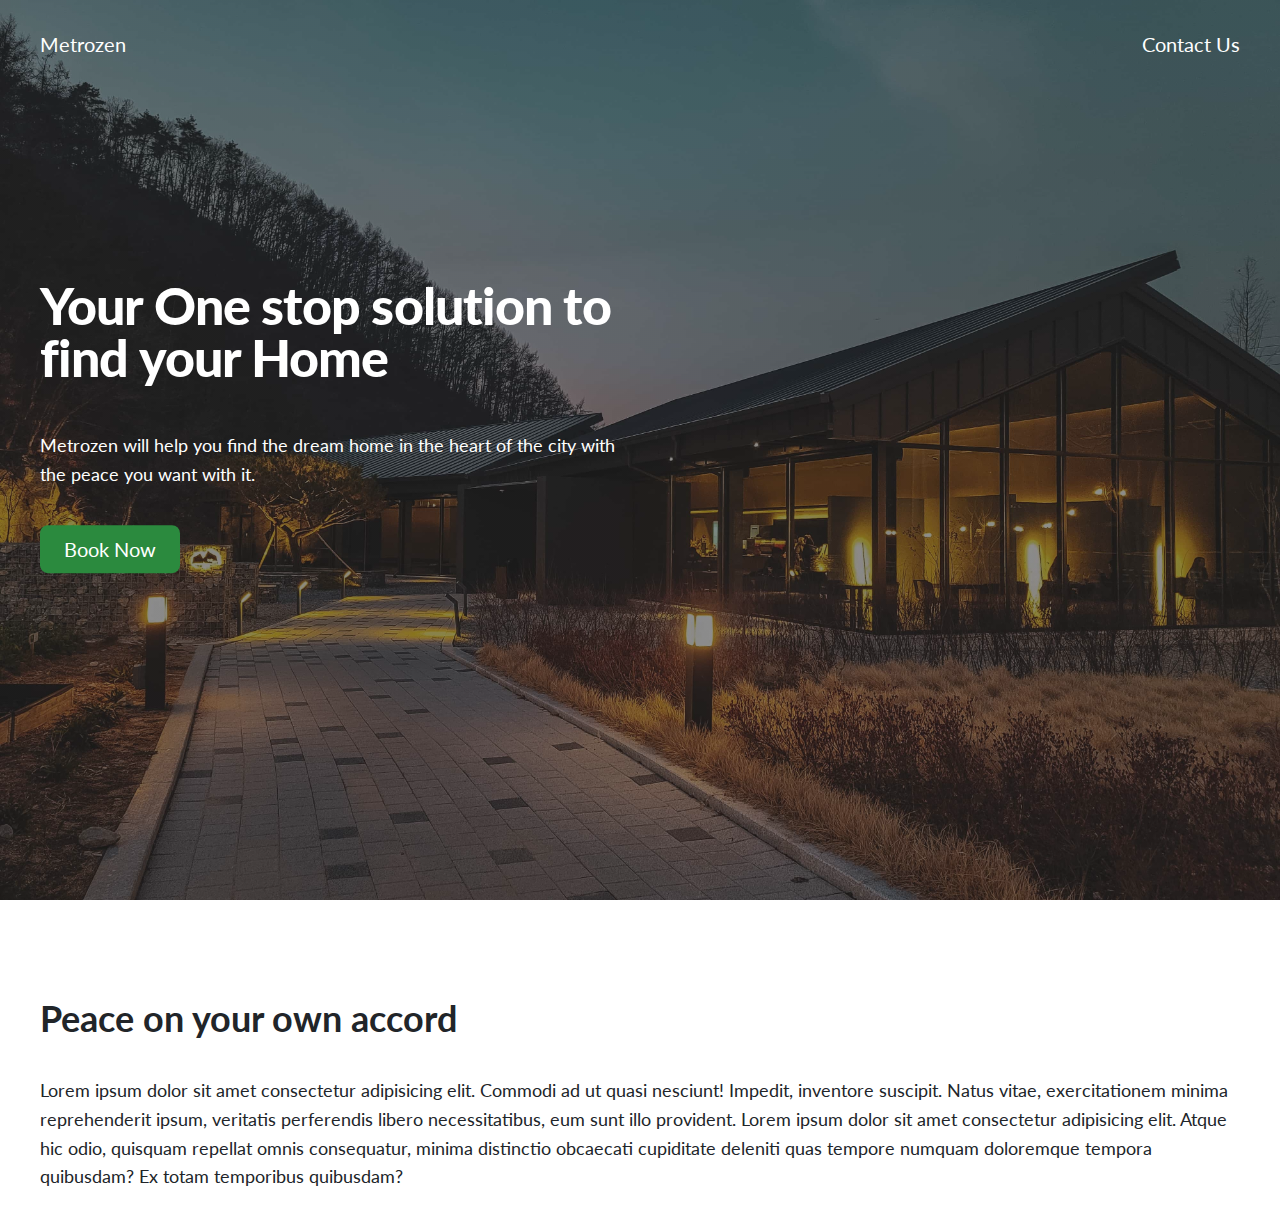
<file: hero.html>
<!DOCTYPE html>
<html lang="en">
  <head>
    <meta charset="UTF-8" />

    <link rel="preconnect" href="https://fonts.googleapis.com" />
    <link rel="preconnect" href="https://fonts.gstatic.com" crossorigin />
    <link
      href="https://fonts.googleapis.com/css2?family=Inter:wght@300;400;700&family=Lato:wght@300;400;700;900&family=Quicksand:wght@300;400;500;600;700&display=swap"
      rel="stylesheet"
    />

    <link href="style.css" rel="stylesheet" />
    <meta name="viewport" content="width=device-width, initial-scale=1.0" />
    <title>Metrozen Hero Section</title>

    <style>
      * {
        padding: 0;
        margin: 0;
        box-sizing: border-box;
      }

      html {
        font-family: "Lato", sans-serif;
        color: #444;
      }

      .container {
        width: 1200px;
        margin: 0 auto;
      }

      nav {
        font-size: 20px;
        display: flex;
        justify-content: space-between;
        padding-top: 32px;
      }

      header {
        height: 100vh;
        position: relative;
        margin-bottom: 96px;

        background-image: linear-gradient(
            rgba(30, 30, 30, 0.5),
            rgba(30, 30, 30, 0.5)
          ),
          url(images/hero-image.jpg);
        background-size: cover;
        color: #fff;
      }

      .header-container {
        position: absolute;
        top: 50%;
        left: 50%;
        transform: translate(-50%, -50%);
        width: 1200px;
      }

      .header-container-inner {
        width: 50%;
      }

      h1 {
        font-size: 52px;
        letter-spacing: -0.9px;
        line-height: 1;
        margin-bottom: 48px;
      }

      p {
        font-size: 18px;
        line-height: 1.6;
        margin-bottom: 36px;
      }

      h2 {
        font-size: 36px;
        margin-bottom: 36px;
      }

      .btn2:link,
      .btn2:visited {
        font-size: 20px;
        text-decoration: none;
        display: inline-block;
        padding: 12px 24px;
        margin-bottom: 48px;
        background-color: #2b8a3e;
        color: #fff;
        border-radius: 8px;
      }

      .home-link:link,
      .home-link:visited {
        color: #fff;
        text-decoration: none;
      }
    </style>
  </head>
  <body>
    <header>
      <nav class="container">
        <a href="index.html" class="home-link">Metrozen</a>
        <div>Contact Us</div>
      </nav>
      <div class="header-container">
        <div class="header-container-inner">
          <h1>Your One stop solution to find your Home</h1>
          <p>
            Metrozen will help you find the dream home in the heart of the city
            with the peace you want with it.
          </p>
          <a href="#" class="btn2">Book Now</a>
        </div>
      </div>
    </header>
    <section>
      <div class="container">
        <h2>Peace on your own accord</h2>
        <p>
          Lorem ipsum dolor sit amet consectetur adipisicing elit. Commodi ad ut
          quasi nesciunt! Impedit, inventore suscipit. Natus vitae,
          exercitationem minima reprehenderit ipsum, veritatis perferendis
          libero necessitatibus, eum sunt illo provident. Lorem ipsum dolor sit
          amet consectetur adipisicing elit. Atque hic odio, quisquam repellat
          omnis consequatur, minima distinctio obcaecati cupiditate deleniti
          quas tempore numquam doloremque tempora quibusdam? Ex totam temporibus
          quibusdam?
        </p>
      </div>
    </section>
  </body>
</html>
</file>
<file: style.css>
* {
  padding: 0;
  margin: 0;
}

body {
  font-family: "Lato", sans-serif;
  color: #212529;
}

/* Navigation Section */
.navigation-section {
  padding: 30px 0;
  background-color: #fff;
  margin-bottom: 112px;
  display: flex;
  align-items: center;
  justify-content: space-between;
  padding: 20px 28px;
  box-shadow: 0 1px 2px 2px rgba(0, 0, 0, 0.05);
}

.website-navigation {
  display: flex;
  align-items: center;
  gap: 30px;
}

.landing-page:link,
.landing-page:visited {
  color: #226c30;
  font-size: 24px;
  font-weight: 900;
  letter-spacing: -0.3px;
  text-decoration: none;
}

.landing-page:hover,
.landing-page:active {
  color: #226c30;
  font-size: 24px;
  font-weight: 900;
  letter-spacing: -0.3px;
  text-decoration: none;
}

.nav1:link,
.nav1:visited {
  font-size: 14px;
  text-decoration: none;
  color: #212529;
}

.nav1:hover,
.nav1:active {
  font-size: 14px;
  text-decoration: underline;
  color: #212529;
}

.contact-navigation {
  display: flex;
  align-items: center;
  gap: 30px;
}

.contact-number:link,
.contact-number:visited {
  font-size: 14px;
  text-decoration: none;
  color: #212529;
}

.contact-number:hover,
.contact-number:active {
  font-size: 14px;
  text-decoration: underline;
  color: #212529;
}

.book-now-header:link,
.book-now-header:visited {
  font-size: 12px;
  text-decoration: none;
  padding: 8px 12px;
  background-color: #2b8a3e;
  color: white;
  font-weight: 700;
  text-transform: uppercase;
  text-decoration: none;
  text-align: center;
  letter-spacing: 1.1px;
  border-radius: 500px;
}

.book-now-header:hover,
.book-now-header:active {
  font-size: 12px;
  text-decoration: none;
  padding: 8px 12px;
  background-color: #226c30;
  color: white;
  font-weight: 700;
  text-transform: uppercase;
  text-decoration: none;
  text-align: center;
  letter-spacing: 1.1px;
  border-radius: 500px;
}

/* Header Section */
.header-section {
  display: flex;
  gap: 56px;
  margin-bottom: 160px;
  max-width: 1100px;
  min-width: 1024px;
  margin-left: auto;
  margin-right: auto;
}

.header-information {
  width: auto;
}

.header-text {
  font-size: 16px;
  margin-bottom: 40px;
  line-height: 1.4;
}

.booking-action {
  display: inline-flex;
  gap: 12px;
  flex-direction: column;
  margin-bottom: 16px;
}

.book-now:link,
.book-now:visited {
  padding: 16px 24px;
  background-color: #2b8a3e;
  color: white;
  font-weight: 500;
  font-size: 16px;
  text-transform: uppercase;
  text-decoration: none;
  text-align: center;
  letter-spacing: 1.2px;
  border-radius: 500px;
}

.book-now:hover,
.book-now:active {
  padding: 16px 24px;
  background-color: #226c30;
  color: white;
  text-decoration: underline;
  text-align: center;
  border-radius: 500px;
}

.explore-neighborhood:link,
.explore-neighborhood:visited {
  padding: 16px 24px;
  background-color: #b2f2bb;
  color: #2b8a3e;
  text-decoration: none;
  text-align: center;
  border-radius: 500px;
}

.explore-neighborhood:hover,
.explore-neighborhood:active {
  padding: 16px 24px;
  background-color: #8ce99a;
  color: #226c30;
  text-decoration: underline;
  text-align: center;
  border-radius: 500px;
}

.location-icon {
  width: 15px;
  height: auto;
}

.location-information {
  font-size: 12px;
  display: flex;
  gap: 10px;
}

.header-image {
  width: 600px;
  height: auto;
  border-radius: 12px;
}

h1 {
  font-size: 54px;
  letter-spacing: -0.5px;
  line-height: 1;
  font-weight: 900;
  margin-bottom: 32px;
}

/* Media Section */
.media-section {
  background-color: rgba(235, 251, 238, 0.5);
  height: 200px;
  /* margin-bottom: 144px; */
  display: flex;
  align-items: center;
  justify-content: space-around;
}

.media-bar {
  display: flex;
  align-items: center;
  justify-content: space-around;
  gap: 150px;
}

.media-logo {
  width: 300px;
  height: auto;
}

.hindustan-times {
  padding-bottom: 10px;
}

.indian-express {
  display: flex;
  flex-direction: column;
  align-items: center;
  gap: 8px;
}

.hindustan-times {
  display: flex;
  flex-direction: column;
  align-items: center;
  gap: 8px;
}

.times-of-india {
  display: flex;
  flex-direction: column;
  align-items: center;
  gap: 8px;
}

/* Slider / Gallery section */

.slider-section {
  display: flex;
  height: 290px;
  width: auto;
  justify-content: center;
  /* max-width: 1520px; */
  margin-right: auto;
  margin-left: auto;
  margin-bottom: 144px;
  gap: 3px;
}

/* Around us section */

.around-us-section {
  display: flex;
  align-items: center;
  justify-content: center;
  gap: 35px;
  margin-bottom: 160px;
  max-width: 1100px;
  min-width: 1024px;
  margin-left: auto;
  margin-right: auto;
}

.around-us-image {
  width: 500px;
  height: auto;
  border-radius: 12px;
}

.around-us-tag {
  font-size: 10px;
  margin-bottom: 12px;
  text-transform: uppercase;
  color: #1971c2;
  letter-spacing: 0.8px;
  font-weight: 700;
}

h3 {
  font-size: 28px;
  margin-bottom: 32px;
  font-weight: 900;
  letter-spacing: -0.7px;
}

.around-us-text {
  margin-bottom: 24px;
  line-height: 1.4;
}

ul {
  margin-left: 16px;
  line-height: 2;
  font-size: 14px;
}

/* Gallery Section */
.gallery-section {
  margin-bottom: 144px;
}

.gallery-images {
  display: flex;
  margin-left: auto;
  margin-right: auto;
  height: 300px;
  overflow-x: hidden;
  justify-content: flex-end;
  gap: 3px;
}

/* .gallery-images img {
  border-radius: 5px;
} */

.gallery-info-box {
  background-color: #e9ecef;
  display: inline-block;
  padding: 20px 100px;
  border-radius: 12px;
  text-align: center;
}

.pricing-header {
  margin-bottom: 16px;
  color: #226c30;
  font-size: 21px;
  font-weight: 900;
}

.pricing {
  margin-bottom: 12px;
  font-size: 18.5px;
}

.gallery-row {
  position: relative;
}
.gallery-info-box {
  position: absolute;
  bottom: 12%;
  left: 40%;
  box-shadow: 0 1px 10px 1px rgba(0, 0, 0, 0.2);
}

/* Explore Section */

.explore-section {
  display: flex;
  flex-direction: column;
  max-width: 1100px;
  min-width: 1024px;
  margin-left: auto;
  margin-right: auto;
  align-items: center;
  margin-bottom: 144px;
}

.explore-box {
  max-width: 700px;
  min-width: 500px;
  margin-bottom: 80px;
  text-align: center;
}

.explore-section-tag {
  font-size: 10px;
  margin-bottom: 12px;
  text-transform: uppercase;
  color: #1971c2;
  letter-spacing: 0.8px;
  font-weight: 700;
}

.overview-box {
  display: grid;
  grid-template-columns: 1fr 1fr 1fr;
  grid-template-rows: 1fr 1fr;
  /* background-color: #1864ab; */
  background-image: url("images/overview-background.jpg");
  color: #fff;
  padding: 30px 80px;
  border-radius: 12px;
  margin-bottom: 56px;
  text-align: center;
  column-gap: 80px;
  row-gap: 30px;
}

.overview-data-header {
  font-size: 28px;
  font-weight: 700;
  margin-bottom: 8px;
}

.overview-data-text {
  font-size: 12px;
}

.overview-images {
  display: flex;
  max-width: 1011px;
  min-width: 1011px;
  gap: 8px;
  justify-content: space-between;
  margin-bottom: 80px;
}

.overview-image {
  max-width: 330px;
  border-radius: 12px;
}

.overview-images p {
  font-size: 12px;
  padding-top: 8px;
  padding-left: 5px;
}

/* Features Section */

.features-section {
  margin-bottom: 144px;
  max-width: 1100px;
  min-width: 1024px;
  margin-left: auto;
  margin-right: auto;
  display: flex;
  gap: 30px;
}

.features-information {
  display: flex;
  flex-direction: column;
  align-items: flex-start;
}

.features-section-tag {
  font-size: 10px;
  margin-bottom: 12px;
  text-transform: uppercase;
  color: #1971c2;
  letter-spacing: 0.8px;
  font-weight: 700;
}

.features-text {
  margin-bottom: 24px;
  line-height: 1.4;
}

.features-button:link,
.features-button:visited {
  font-size: 14px;
  padding: 8px 215px;
  background-color: #fff;
  color: #212529;
  border: 1px solid #343a40;
  text-decoration: none;
  text-align: center;
  border-radius: 500px;
  display: inline-block;
  margin-bottom: 36px;
}

.features-button:hover,
.features-button:active {
  font-size: 14px;
  padding: 8px 215px;
  background-color: #e9ecef;
  color: #212529;
  border: 1px solid #343a40;
  text-decoration: none;
  text-align: center;
  border-radius: 500px;
  display: inline-block;
  margin-bottom: 36px;
}

.title-box {
  display: flex;
  align-items: center;
  gap: 15px;
  margin-bottom: 36px;
  /* width: 100%; */
}

.features-title {
  font-size: 14px;
  /* margin-bottom: 36px; */
  align-self: center;
}

.horizontal-line {
  width: 215px;
  height: 0.8px;
  background: #adb5bd;
}

.features-grid {
  display: grid;
  grid-template-columns: 1fr 1fr 1fr;
  grid-template-rows: 1fr 1fr;
  row-gap: 36px;
  column-gap: 48px;
  font-size: 12px;
  align-items: center;
  text-align: center;
  align-self: center;
}

.feature-grid-item p {
  line-height: 1.4;
}

.feature-icon {
  fill: #1971c2;
  margin-bottom: 8px;
  width: 36px;
}

.features-image {
  width: 500px;
  border-radius: 12px;
}

/* Testimonial */

.testimonial {
  width: 1000px;
  margin-left: auto;
  margin-right: auto;
  margin-bottom: 96px;
  background-color: #fff;
  padding: 48px;
  border-radius: 12px;
  box-shadow: 0 0 32px rgba(0, 0, 0, 0.1);
  display: grid;
  column-gap: 64px;
  row-gap: 16px;
  grid-template-columns: auto auto auto;
  justify-content: center;
  justify-items: center;
  align-items: center;
  position: relative;
}

.testimonial-header {
  grid-column: 1 / -1;
}

.testimonial-box {
  background-color: #d3f9d8;
  width: 200px;
  display: grid;
  align-items: center;
  text-align: center;
  padding: 32px;
  padding-top: 86px;
  border-radius: 12px;
  gap: 16px;
  position: relative;
  margin-top: 50px;
  box-shadow: 0 0 32px rgba(0, 0, 0, 0.1);
  /* opacity: calc(0.4); */
}
.testimonial-image {
  width: 100px;
  height: auto;
  border-radius: 8px;
  transform: scale(1.5);
  position: absolute;
  top: 0;
  left: 50%;
  transform: translate(-50%, -30%);
  box-shadow: 0 0 32px rgba(0, 0, 0, 0.1);
}
.testimonial-text {
  font-size: 16px;
  font-weight: 700;
  /* text-align: center; */
  line-height: 1.4;
  padding-bottom: 16px;
}

.author {
  align-self: center;
}

.testimonial-author {
  font-size: 14px;
}
.testimonial-job {
  font-size: 12px;
}

.btn {
  position: absolute;
  display: flex;
  align-items: center;
  justify-content: center;
  border: none;
  padding: 6px;
  border-radius: 50%;
  background-color: #fff;
  cursor: pointer;

  /* top: 50%;
  left: 0;
  transform: translate(-50%, -50%); */
}

.btn--left {
  top: 50%;
  left: 0;
  transform: translate(-50%, -50%);

  box-shadow: 0 0 32px rgba(0, 0, 0, 0.2);
}

.btn--right {
  top: 50%;
  right: 0;
  transform: translate(50%, -50%);
  box-shadow: 0 0 32px rgba(0, 0, 0, 0.2);
}

.btn-left {
  width: 24px;
  height: 24px;
  stroke: #2f9e44;
}
.btn-right {
  width: 24px;
  height: 24px;
  stroke: #2f9e44;
}

.testimonial-buttons {
  margin-top: 28px;
  display: flex;
  gap: 16px;
}

.testimonial-btn {
  width: 12px;
  height: 12px;
  border-radius: 50%;
  border: 2px solid #2b8a3e;
  background-color: #fff;
}

.filled {
  background-color: #2b8a3e;
}

.box {
  opacity: calc(0.6);
}

.open .box {
  opacity: 1;
}

.open {
  background-color: #8ce99a;
  margin-top: 64px;
  align-self: end;
  /* margin-bottom: 64px; */
}
/* call-to-action-section */

.call-to-action-section {
  margin-bottom: 64px;
}

.action-image {
  width: 100%;
  position: relative;
}

.call-to-action-box {
  display: flex;
  flex-direction: column;
  /* min-width: 300px; */
  max-width: 400px;
  align-items: center;
  text-align: center;
  background-color: #f8f9fa;
  padding: 40px 130px;
  border-radius: 12px;
  position: absolute;
  top: 112px;
  left: 507px;
}

.book-now,
.explore-neighborhood {
  width: 400px;
}

/* Footer Section */

/* Footer Navigation */
.footer-navigation {
  display: flex;
  width: 1400px;
  align-items: flex-start;
  justify-content: space-between;
  margin-bottom: 48px;
  margin-left: auto;
  margin-right: auto;
}

.footer-social-navigation {
  width: 472px;
  display: flex;
  flex-direction: column;
  gap: 8px;
}

.footer-social-media {
  display: flex;
  gap: 4px;
}

.social-icon {
  width: 28px;
  fill: #343a40;
}

.contact-number:link,
.contact-number:visited {
  font-size: 12px;
}

.contact-number:link,
.contact-number:visited {
  font-size: 12px;
}

.office-hours {
  width: auto;
  font-size: 12px;
  display: flex;
  flex-direction: column;
  gap: 12px;
}

.office-hours h4 {
  font-size: 14px;
}

.footer-pages-navigation {
  display: flex;
  gap: 96px;
  width: auto;
  padding-left: 400px;
}

.Pune {
  display: flex;
  flex-direction: column;
  gap: 16px;
  align-items: center;
}

.pune-nav:link,
.pune-nav:visited {
  text-decoration: none;
  color: #212529;
  font-size: 12px;
}

.pune-nav:hover,
.pune-nav:active {
  text-decoration: underline;
  color: #212529;
  font-size: 12px;
}

.company {
  display: flex;
  flex-direction: column;
  gap: 16px;
  align-items: center;
}

.company-nav:link,
.company-nav:visited {
  text-decoration: none;
  color: #212529;
  font-size: 12px;
}

.company-nav:hover,
.company-nav:active {
  text-decoration: underline;
  color: #212529;
  font-size: 12px;
}

/* Footer line */
.footer-line {
  height: 0.5px;
  background-color: #dee2e6;
  width: 1400px;
  margin-bottom: 28px;
  display: flex;
  margin-left: auto;
  margin-right: auto;
}

/* Footer copyright */
.footer-copyright {
  display: flex;
  font-size: 12px;
  margin-left: 60px;
  margin-right: auto;
  gap: 12px;
  margin-bottom: 28px;
}

.footer-link:link,
.footer-link:visited {
  text-decoration: none;
  color: #343a40;
}

.footer-link:hover,
.footer-link:active {
  text-decoration: underline;
  color: #343a40;
}

/* Pagination */

.pagination {
  display: flex;
  align-items: center;
  justify-content: center;
  gap: 18px;
  margin-bottom: 86px;
  width: 500px;
  margin-left: auto;
  margin-right: auto;
}
.btn1 {
  border: 1px solid #2b8a3e;
  border-radius: 50%;
  width: 48px;
  height: 48px;
  background: none;

  display: flex;
  align-items: center;
  justify-content: center;
}

.btn1:hover,
.btn1:hover .btn-icon1 {
  background-color: #2b8a3e;
  stroke: #fff;
}

.btn1--nonactive {
  border: 1px solid #adb5bd;
}

.btn1--nonactive:hover,
.btn1--nonactive:hover .btn-icon1 {
  background-color: #fff;
  stroke: #adb5bd;
}

.btn1--nonactive .btn-icon1 {
  stroke: #adb5bd;
}

.btn-icon1 {
  width: 24px;
  height: 24px;
  stroke: #2b8a3e;
}
.page-link:link,
.page-link:visited {
  color: #212529;
  text-decoration: none;
  width: 36px;
  height: 36px;
  display: flex;
  align-items: center;
  justify-content: center;

  background-color: #fff;
  border-radius: 50%;
}

.page-link:hover,
.page-link:active,
.page-link.page-link--live {
  background-color: #2b8a3e;
  color: #fff;
}
</file>
